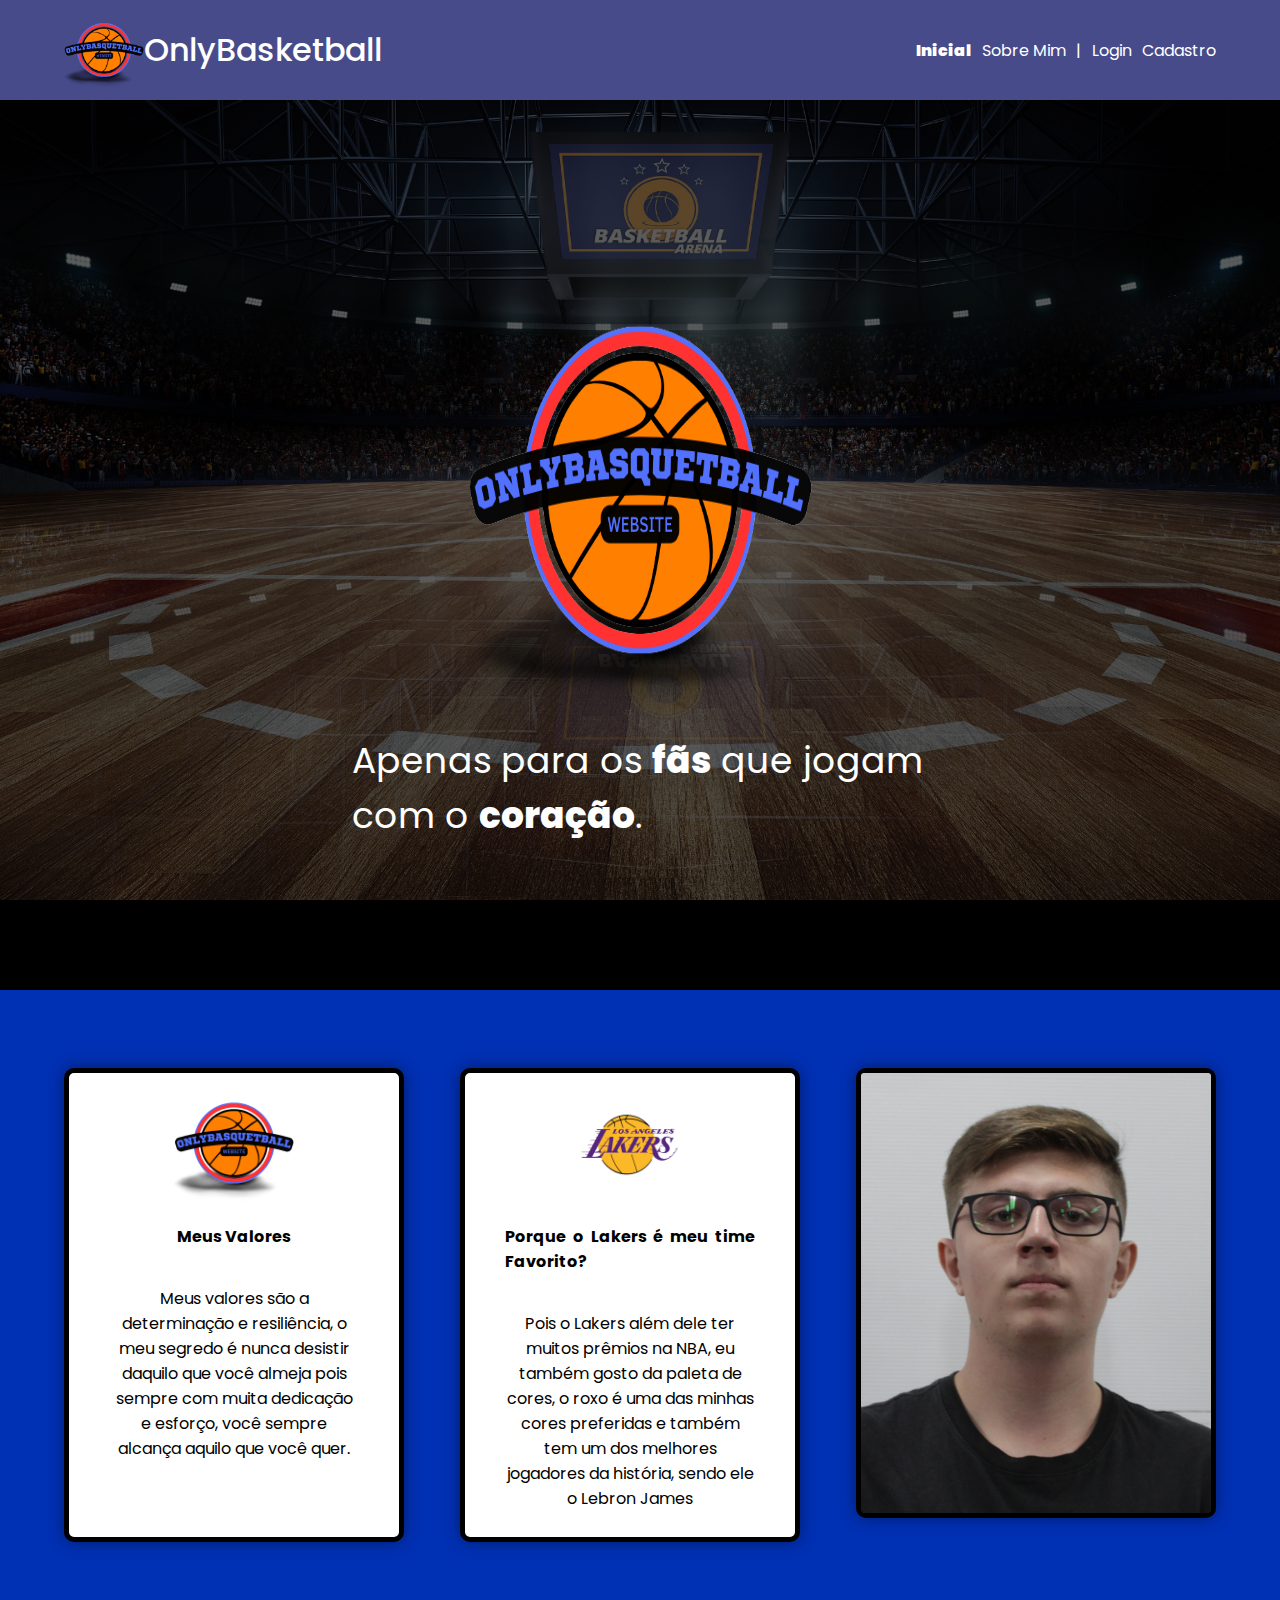
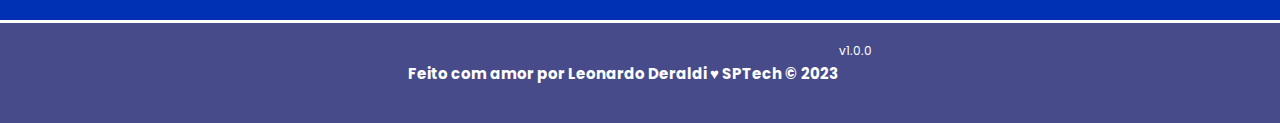
<file: public/index.html>
<!DOCTYPE html>
<html lang="en">

<head>
    <meta charset="UTF-8">
    <meta http-equiv="X-UA-Compatible" content="IE=edge">
    <meta name="viewport" content="width=device-width, initial-scale=1.0">

    <title>OnlyBasketball | Página Iniscial</title>

    <script src="./js/sessao.js"></script>

    <link rel="stylesheet" href="./css/estilo.css">
    <link rel="icon" href="./assets/imgs/logo-removebg-preview.png">
    <link rel="preconnect" href="https://fonts.gstatic.com">
</head>

<body>
    <div class="header">
      <div class="container">
        <h1 class="titulo"><img src="assets/imgs/logo-removebg-preview.png" alt="">OnlyBasketball</h1>
        <ul class="navbar">
          <li class="agora">
            <a href="#">Inicial</a>
          </li>
          <li>
            <a href="sobre mim.html">Sobre Mim</a>
          </li>
          <li>|</li>
          <li>
            <a href="login.html">Login</a>
          </li>
          <li>
            <a href="cadastro.html">Cadastro</a>
          </li>
        </ul>
      </div>
    </div>
  
    <div class="banner">
      <div class="container">
        <img src="assets/imgs/logo-removebg-preview.png" alt="">
        <p>Apenas para os <span>fãs</span> que jogam com o <span>coração</span>.</p>
      </div>
    </div>
  
    <div class="social">
      <div class="container">
        <div class="boxes">
          <div class="box">
            <img src="assets/imgs/logo-removebg-preview.png">
            <h4>Meus Valores</h4>
            <p>Meus valores são a determinação e resiliência, o meu segredo é nunca desistir daquilo que você almeja pois sempre com muita dedicação e esforço, você sempre alcança aquilo que você quer.</p>
          </div>
          <div class="box">
            <img src="assets/imgs/lakers.jpg">
            <h4>Porque o Lakers é meu time Favorito?</h4>
            <p>Pois o Lakers além dele ter muitos prêmios na NBA, eu também gosto da paleta de cores, o roxo é uma das minhas cores preferidas e também tem um dos melhores jogadores da história, sendo ele o Lebron James</p>
          </div>
          <div class="box_foto">
            <img src="assets/imgs/foto.png">
          </div>
        </div>
      </div>
    </div>
  
    <div class="footer">
      <div class="container">
        <h4>Feito com amor por Leonardo Deraldi &hearts; SPTech &copy; 2023</h4>
        <span class="version">v1.0.0</span>
      </div>
    </div>
  </body>

</html>
</file>
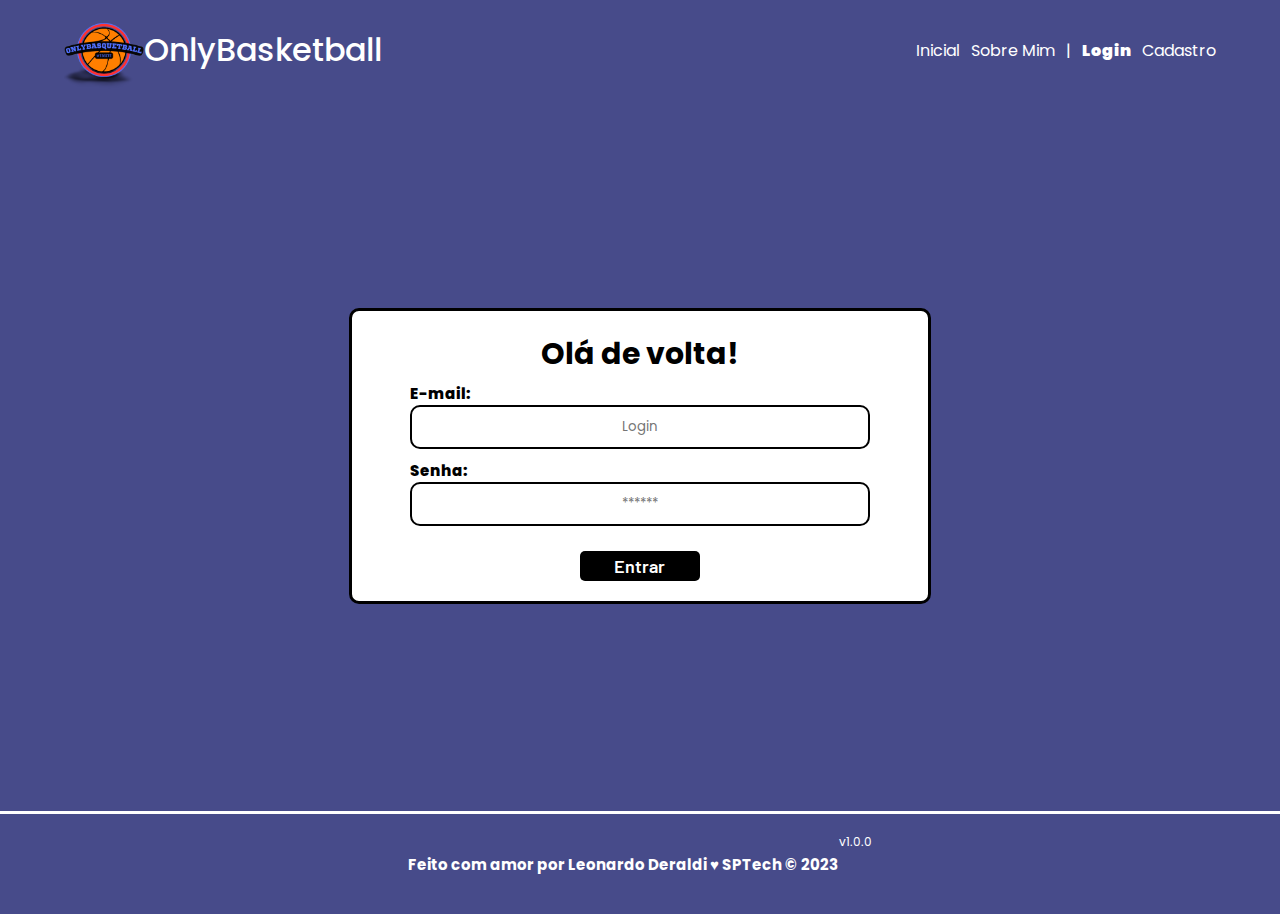
<file: public/login.html>
<!DOCTYPE html>
<html lang="pt-br">

<head>
    <meta charset="UTF-8">
    <meta http-equiv="X-UA-Compatible" content="IE=edge">
    <meta name="viewport" content="width=device-width, initial-scale=1.0">

    <title>OnlyBasketball | Login</title>

    <script src="./js/sessao.js"></script>

    <link rel="stylesheet" href="./css/estilo.css">
    <link rel="icon" href="./assets/imgs/logo-removebg-preview.png">
    <link rel="preconnect" href="https://fonts.gstatic.com">
</head>

<body>

    <!--Header-->

    <div class="header">
        <div class="container">
            <h1 class="titulo"><img src="assets/imgs/logo-removebg-preview.png" alt="">OnlyBasketball</h1>
            <ul class="navbar">
                <li>
                    <a href="index.html">Inicial</a>
                </li>
                <li>
                    <a href="sobre mim.html">Sobre Mim</a>
                </li>
                <li>|</li>
                <li class="agora">
                    <a href="#">Login</a>
                </li>
                <li>
                    <a href="cadastro.html">Cadastro</a>
                </li>
            </ul>
        </div>
    </div>


    <div class="login">
        <div class="alerta_erro">
            <div class="card_erro" id="cardErro">
                <span id="mensagem_erro"></span>
            </div>
        </div>
        <div class="container">
            <div class="card card-login">
                <h2>Olá de volta!</h2>
                <div class="formulario">
                    <div class="campo">
                        <span>E-mail:</span>
                        <input id="email_input" type="text" placeholder="Login">
                    </div>
                    <div class="campo">
                        <span>Senha:</span>
                        <input id="senha_input" type="password" placeholder="******">
                    </div>
                    <button class="botao" onclick="entrar()">Entrar</button>
                </div>

                <div id="div_aguardar" class="loading-div">
                    <img src="./assets/circle-loading.gif" id="loading-gif">
                </div>

                <div id="div_erros_login"></div>
            </div>
        </div>
    </div>

    <!--footer inicio-->
    <div class="footer">
        <div class="container">
            <h4>Feito com amor por Leonardo Deraldi &hearts; SPTech &copy; 2023</h4>
            <span class="version">v1.0.0</span>
        </div>
    </div>
    <!--footer fim-->

</body>

</html>

<script>


    function entrar() {
        aguardar();

        var emailVar = email_input.value;
        var senhaVar = senha_input.value;

        if (emailVar == "" || senhaVar == "") {
            cardErro.style.display = "block"
            mensagem_erro.innerHTML = "(Mensagem de erro para todos os campos em branco)";
            finalizarAguardar();
            return false;
        }
        else {
            setInterval(sumirMensagem, 5000)
        }

        console.log("FORM LOGIN: ", emailVar);
        console.log("FORM SENHA: ", senhaVar);

        fetch("/usuarios/autenticar", {
            method: "POST",
            headers: {
                "Content-Type": "application/json"
            },
            body: JSON.stringify({
                emailServer: emailVar,
                senhaServer: senhaVar
            })
        }).then(function (resposta) {
            console.log("ESTOU NO THEN DO entrar()!")

            if (resposta.ok) {
                console.log(resposta);

                resposta.json().then(json => {
                    console.log(json);
                    console.log(JSON.stringify(json));
                    sessionStorage.EMAIL_USUARIO = json.email;
                    sessionStorage.NOME_USUARIO = json.nome;
                    sessionStorage.ID_USUARIO = json.idUsuario;
                    sessionStorage.AQUARIOS = JSON.stringify(json.aquarios)

                    setTimeout(function () {
                        window.location = "./dashboard/inicio_dash.html";
                    }, 1000); // apenas para exibir o loading

                });

            } else {

                console.log("Houve um erro ao tentar realizar o login!");

                resposta.text().then(texto => {
                    console.error(texto);
                    finalizarAguardar(texto);
                });
            }

        }).catch(function (erro) {
            console.log(erro);
        })

        return false;
    }

    function sumirMensagem() {
        cardErro.style.display = "none"
    }

</script>
</file>
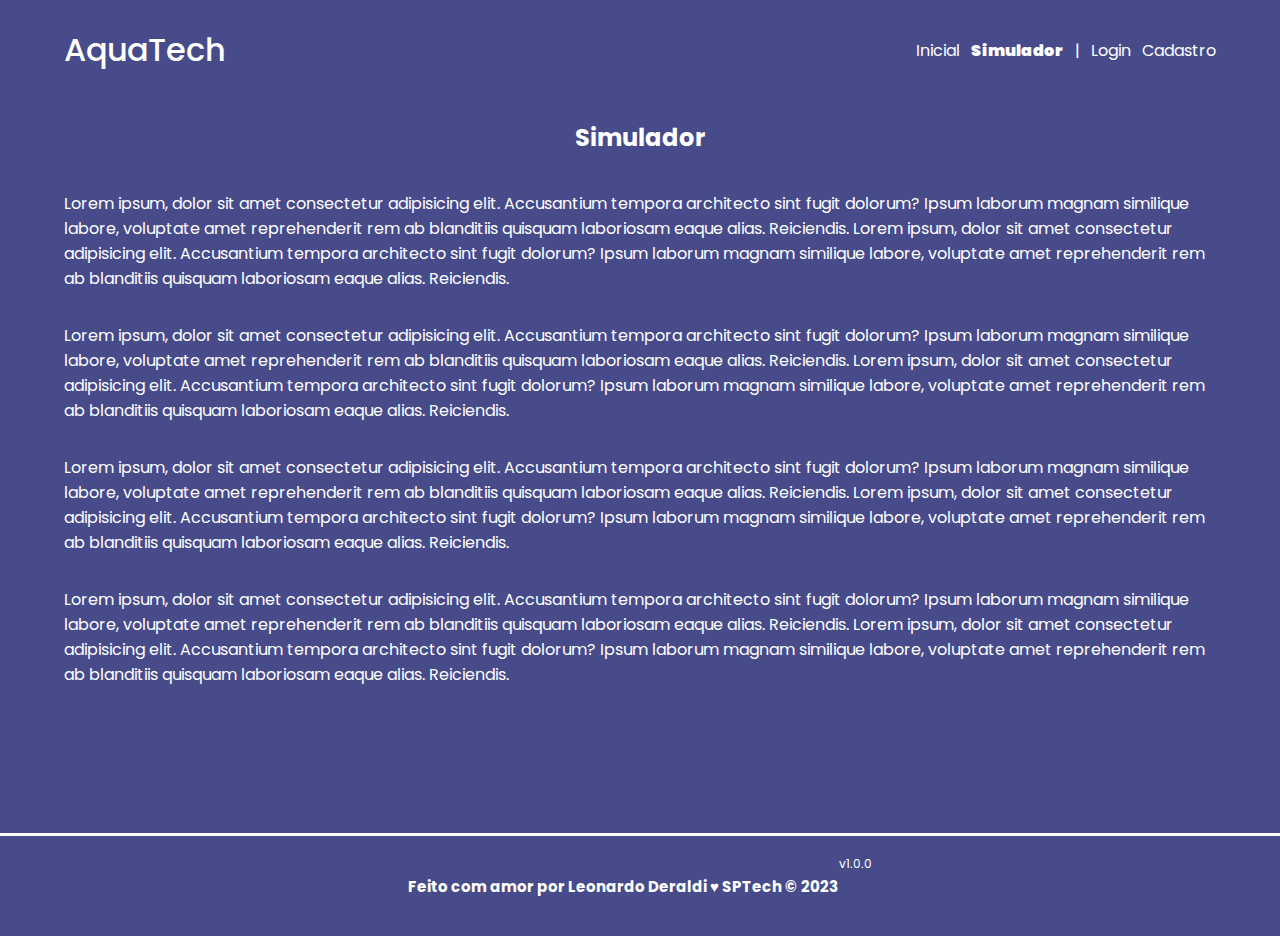
<file: public/simulador.html>
<!DOCTYPE html>
<html lang="pt-br">

<head>
    <meta charset="UTF-8">
    <meta http-equiv="X-UA-Compatible" content="IE=edge">
    <meta name="viewport" content="width=device-width, initial-scale=1.0">

    <title>AquaTech | Simulador</title>

    <script src="./js/sessao.js"></script>

    <link rel="stylesheet" href="./css/estilo.css">
    <link rel="icon" href="./assets/icon/favicon2.ico">
    <link rel="preconnect" href="https://fonts.gstatic.com">
</head>

<body>

    <!--header inicio-->
    <div class="header">
        <div class="container">
            <h1 class="titulo">AquaTech</h1>
            <ul class="navbar">
                <li>
                    <a href="./index.html">Inicial</a>
                </li>
                <li class="agora">Simulador</li>
                <li>|</li>
                <li>
                    <a href="./login.html">Login</a>
                </li>
                <li>
                    <a href="./login.html">Cadastro</a>
                </li>
            </ul>
        </div>
    </div>


    <!-- simulador inicio -->
    <div class="simulador">
        <div class="container">
            <h2>Simulador</h2>
            <p>Lorem ipsum, dolor sit amet consectetur adipisicing elit. Accusantium tempora architecto sint fugit
                dolorum? Ipsum laborum magnam similique labore, voluptate amet reprehenderit rem ab blanditiis quisquam
                laboriosam eaque alias. Reiciendis. Lorem ipsum, dolor sit amet consectetur adipisicing elit.
                Accusantium tempora architecto sint fugit dolorum? Ipsum laborum magnam similique labore, voluptate amet
                reprehenderit rem ab blanditiis quisquam laboriosam eaque alias. Reiciendis.</p>
            <p>Lorem ipsum, dolor sit amet consectetur adipisicing elit. Accusantium tempora architecto sint fugit
                dolorum? Ipsum laborum magnam similique labore, voluptate amet reprehenderit rem ab blanditiis quisquam
                laboriosam eaque alias. Reiciendis. Lorem ipsum, dolor sit amet consectetur adipisicing elit.
                Accusantium tempora architecto sint fugit dolorum? Ipsum laborum magnam similique labore, voluptate amet
                reprehenderit rem ab blanditiis quisquam laboriosam eaque alias. Reiciendis.</p>
            <p>Lorem ipsum, dolor sit amet consectetur adipisicing elit. Accusantium tempora architecto sint fugit
                dolorum? Ipsum laborum magnam similique labore, voluptate amet reprehenderit rem ab blanditiis quisquam
                laboriosam eaque alias. Reiciendis. Lorem ipsum, dolor sit amet consectetur adipisicing elit.
                Accusantium tempora architecto sint fugit dolorum? Ipsum laborum magnam similique labore, voluptate amet
                reprehenderit rem ab blanditiis quisquam laboriosam eaque alias. Reiciendis.</p>
            <p>Lorem ipsum, dolor sit amet consectetur adipisicing elit. Accusantium tempora architecto sint fugit
                dolorum? Ipsum laborum magnam similique labore, voluptate amet reprehenderit rem ab blanditiis quisquam
                laboriosam eaque alias. Reiciendis. Lorem ipsum, dolor sit amet consectetur adipisicing elit.
                Accusantium tempora architecto sint fugit dolorum? Ipsum laborum magnam similique labore, voluptate amet
                reprehenderit rem ab blanditiis quisquam laboriosam eaque alias. Reiciendis.</p>

        </div>
    </div>
    <!-- simulador fim -->

    <!--footer inicio-->
    <div class="footer">
        <div class="container">
            <h4>Feito com amor por Leonardo Deraldi &hearts; SPTech &copy; 2023</h4>
            <span class="version">v1.0.0</span>
        </div>
    </div>
    <!--footer fim-->


</body>

</html>
</file>
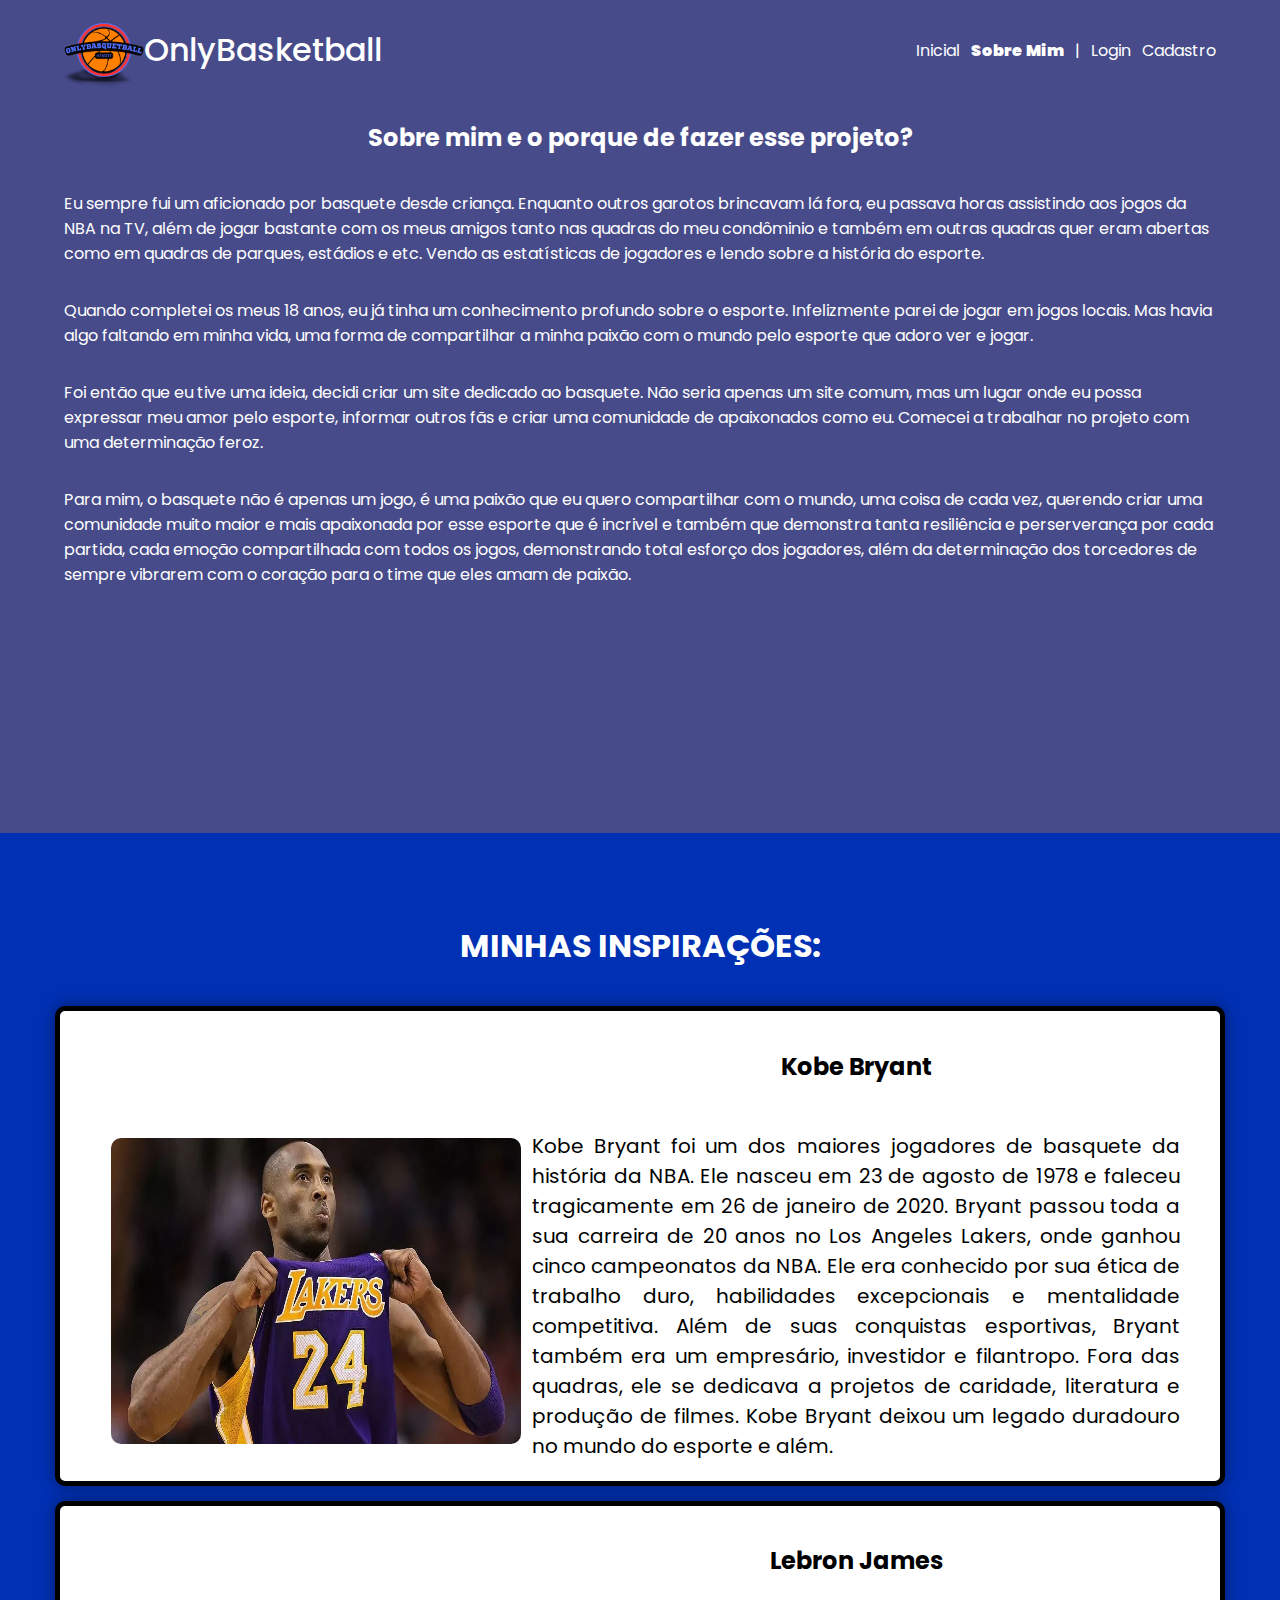
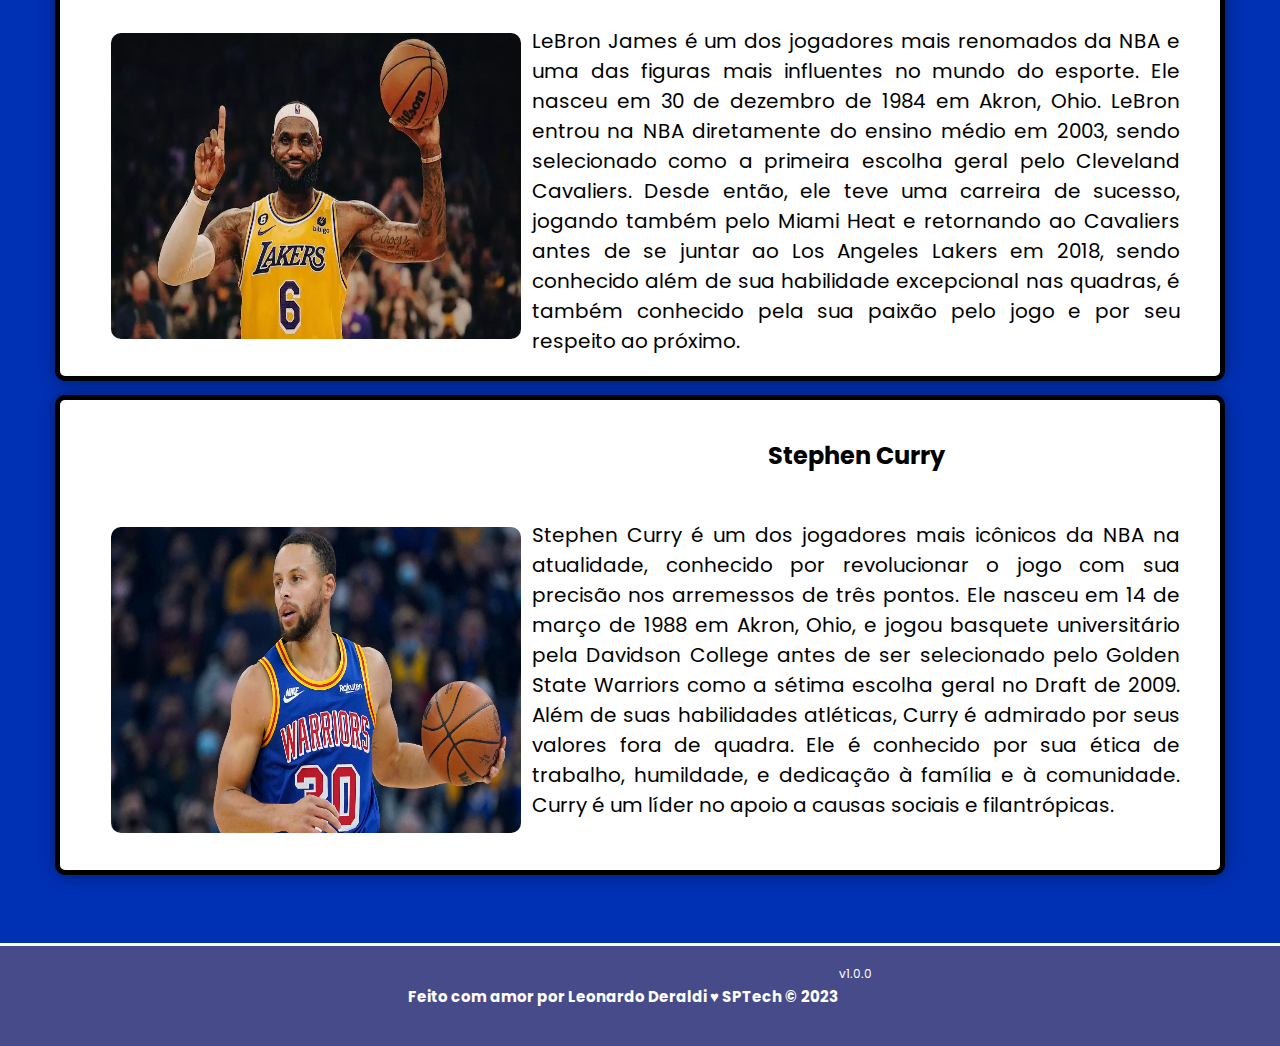
<file: public/sobre mim.html>
<!DOCTYPE html>
<html lang="pt-br">

<head>
    <meta charset="UTF-8">
    <meta http-equiv="X-UA-Compatible" content="IE=edge">
    <meta name="viewport" content="width=device-width, initial-scale=1.0">

    <title>OnlyBasketball | Sobre mim</title>

    <script src="./js/sessao.js"></script>

    <link rel="stylesheet" href="./css/estilo.css">
    <link rel="icon" href="./assets/imgs/logo-removebg-preview.png">
    <link rel="preconnect" href="https://fonts.gstatic.com">
</head>

<body>

    <!--header inicio-->
    <div class="header">
        <div class="container">
            <h1 class="titulo"><img src="assets/imgs/logo-removebg-preview.png" alt="">OnlyBasketball</h1>
            <ul class="navbar">
                <li>
                    <a href="./index.html">Inicial</a>
                </li>
                <li class="agora">Sobre Mim</li>
                <li>|</li>
                <li>
                    <a href="./login.html">Login</a>
                </li>
                <li>
                    <a href="./login.html">Cadastro</a>
                </li>
            </ul>
        </div>
    </div>


    <!-- simulador inicio -->
    <div class="simulador">
        <div class="container">
            <h2>Sobre mim e o porque de fazer esse projeto?</h2>
            <p>Eu sempre fui um aficionado por basquete desde criança. Enquanto outros garotos brincavam lá fora, eu passava horas assistindo aos jogos da NBA na TV, além de 
                jogar bastante com os meus amigos tanto nas quadras do meu condôminio e também em outras quadras quer eram abertas como em quadras de parques, estádios e etc. Vendo as 
                estatísticas de jogadores e lendo sobre a história do esporte.</p>
            <p>Quando completei os meus 18 anos, eu já tinha um conhecimento profundo sobre o esporte. Infelizmente parei de jogar em jogos locais. Mas havia algo faltando em minha vida, uma forma de compartilhar a minha paixão com o mundo pelo esporte que adoro ver e jogar.</p>
            <p>Foi então que eu tive uma ideia, decidi criar um site dedicado ao basquete. Não seria apenas um site comum, mas um lugar onde eu possa expressar meu amor 
                pelo esporte, informar outros fãs e criar uma comunidade de apaixonados como eu. Comecei a trabalhar no projeto com uma determinação feroz.</p>
            <p>Para mim, o basquete não é apenas um jogo, é uma paixão que eu quero compartilhar com o mundo, uma coisa de cada vez, querendo criar uma comunidade muito maior e mais
               apaixonada por esse esporte que é incrivel e também que demonstra tanta resiliência e perserverança por cada partida, cada emoção compartilhada com todos os jogos,
               demonstrando total esforço dos jogadores, além da determinação dos torcedores de sempre vibrarem com o coração para o time que eles amam de paixão.</p>
        </div>
    </div>
    <div class="social_sobre">
        <div class="container_sobre">
          <div class="boxes_sobre">
            <h1>MINHAS INSPIRAÇÕES:</h1>
            <div class="box_sobre">
                <div class="titulo_sobre">
                    <div class="space1">
                    </div>
                    <div class="space2">
                        <h2>Kobe Bryant</h2>
                    </div>
                </div>
                <div class="content_sobre">
                    <div class="img_sobre">
                        <img src="./assets/imgs/kobe.jpeg" alt="">
                    </div>
                    <div class="texto_sobre">
                        <p>Kobe Bryant foi um dos maiores jogadores de basquete da história da NBA. Ele nasceu em 23 de agosto de 1978 e faleceu tragicamente em 26 de janeiro de 2020. Bryant passou toda a sua carreira de 20 anos no Los Angeles Lakers, onde ganhou cinco campeonatos da NBA. Ele era conhecido por sua ética de trabalho duro, habilidades excepcionais e mentalidade competitiva. Além de suas conquistas esportivas, Bryant também era um empresário, investidor e filantropo. Fora das quadras, ele se dedicava a projetos de caridade, literatura e produção de filmes. Kobe Bryant deixou um legado duradouro no mundo do esporte e além.</p>
                    </div>
                </div>
            </div>
            <div class="box_sobre">
                <div class="titulo_sobre">
                    <div class="space1">
                    </div>
                    <div class="space2">
                        <h2>Lebron James</h2>
                    </div>
                </div>
                <div class="content_sobre">
                    <div class="img_sobre">
                        <img src="./assets/imgs/lebron.jpeg" alt="">
                    </div>
                    <div class="texto_sobre">
                        <p>
                            LeBron James é um dos jogadores mais renomados da NBA e uma das figuras mais influentes no mundo do esporte. Ele nasceu em 30 de dezembro de 1984 em Akron, Ohio. LeBron entrou na NBA diretamente do ensino médio em 2003, sendo selecionado como a primeira escolha geral pelo Cleveland Cavaliers. Desde então, ele teve uma carreira de sucesso, jogando também pelo Miami Heat e retornando ao Cavaliers antes de se juntar ao Los Angeles Lakers em 2018, sendo conhecido além de sua habilidade excepcional nas quadras, é também conhecido pela sua paixão pelo jogo e por seu respeito ao próximo.</p>
                    </div>
                </div>
            </div>
            <div class="box_sobre">
                <div class="titulo_sobre">
                    <div class="space1">
                    </div>
                    <div class="space2">
                        <h2>Stephen Curry</h2>
                    </div>
                </div>
                <div class="content_sobre">
                    <div class="img_sobre">
                        <img src="./assets/imgs/curry.jpeg" alt="">
                    </div>
                    <div class="texto_sobre">
                        <p>
                            Stephen Curry é um dos jogadores mais icônicos da NBA na atualidade, conhecido por revolucionar o jogo com sua precisão nos arremessos de três pontos. Ele nasceu em 14 de março de 1988 em Akron, Ohio, e jogou basquete universitário pela Davidson College antes de ser selecionado pelo Golden State Warriors como a sétima escolha geral no Draft de 2009. Além de suas habilidades atléticas, Curry é admirado por seus valores fora de quadra. Ele é conhecido por sua ética de trabalho, humildade, e dedicação à família e à comunidade. Curry é um líder no apoio a causas sociais e filantrópicas.</p>
                    </div>
                </div>
            </div>
          </div>
        </div>
      </div>
    <div class="footer">
        <div class="container">
            <h4>Feito com amor por Leonardo Deraldi &hearts; SPTech &copy; 2023</h4>
            <span class="version">v1.0.0</span>
        </div>
    </div>
    <!--footer fim-->


</body>

</html>
</file>
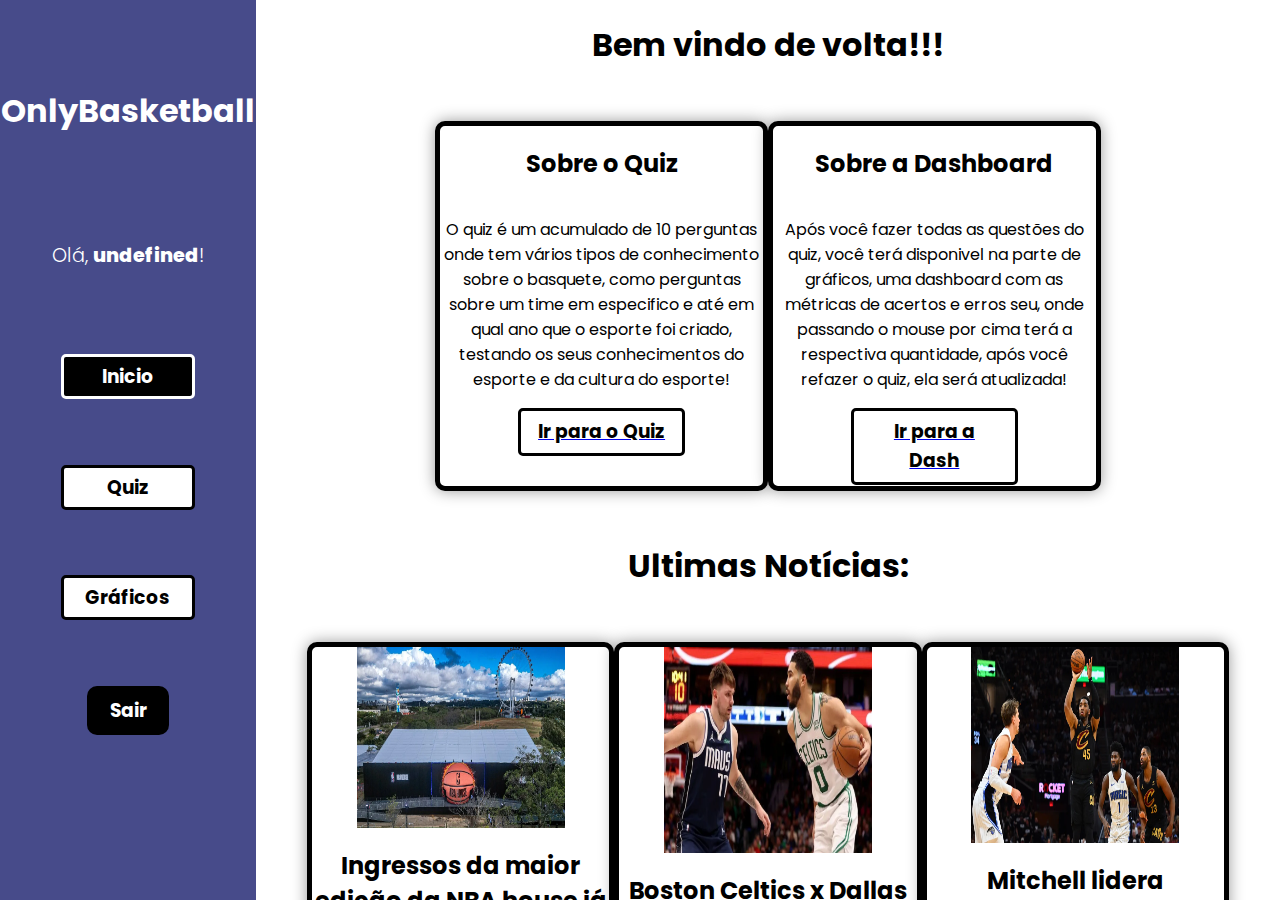
<file: public/dashboard/inicio_dash.html>
<!DOCTYPE html>
<html lang="pt-br">

<head>
    <link rel="shortcut icon" href="../assets/imgs/logo-removebg-preview.png" type="image/x-icon">
    <meta charset="UTF-8">
    <meta http-equiv="X-UA-Compatible" content="IE=edge">
    <meta name="viewport" content="width=device-width, initial-scale=1.0">
    <title>Quiz</title>

    <link rel="stylesheet" href="./../css/dashboards.css">
    <link rel="stylesheet" href="./../css/estilo.css" />

    <script src="../js/sessao.js"></script>
    <!-- <script src="../js/alerta.js"></script> -->

    <link rel="preconnect" href="https://fonts.gstatic.com">
    <link href="https://fonts.googleapis.com/css2?family=Exo+2:ital,wght@0,100;0,200;0,300;0,400;0,500;0,600;0,700;0,800;0,900;1,100;1,200;1,300;1,400;1,500;1,600;1,70
        0;1,800;1,900&display=swap" rel="stylesheet">

    <!-- <script src="https://cdn.jsdelivr.net/npm/chart.js"></script>
    <script src="https://kit.fontawesome.com/9f7414eb10.js" crossorigin="anonymous"></script> -->
</head>

<body>

    <div class="janela">

        <div class="header-left dash-header">

            <h1>OnlyBasketball</h1>

            <div class="hello">
                <h3>Olá, <span id="b_usuario">usuário</span>!</h3>
            </div>

            <div class="btn-nav">
                <h3>Inicio</h3>
            </div>

            <div class="btn-nav-white">
                <a href="./cards.html">
                <h3>Quiz</h3>
            </a>
            </div>

            <div class="btn-nav-white">
                <a href="./dashboard.html">
                    <h3>Gráficos</h3>
                </a>
            </div>

            <div class="btn-logout" onclick="limparSessao()">
                <h3>Sair</h3>
            </div>
        </div>
        
        <div class="dash_inicio">
            <div class="container_inicio">
                <h1>Bem vindo de volta!!!</h1>
                <div class="boxes_inicio">
                  <div class="box_inicio">
                    <h2>Sobre o Quiz</h2>
                    <p>O quiz é um acumulado de 10 perguntas onde tem vários tipos de conhecimento sobre o basquete, como perguntas sobre um time em especifico e até em qual ano que o esporte foi criado, testando os seus conhecimentos do esporte e da cultura do esporte!</p>
                <div class="btn-nav-white">
                <a href="./cards.html">
                <h3>Ir para o Quiz</h3>
            </a>
            </div>
                  </div>
                  <div class="box_inicio">

                    <h2>Sobre a Dashboard</h2>
                    <p>Após você fazer todas as questões do quiz, você terá disponivel na parte de gráficos, uma dashboard com as métricas de acertos e erros seu, onde passando o mouse por cima terá a respectiva quantidade, após você refazer o quiz, ela será atualizada!
                    </p>
                    <div class="btn-nav-white">
                        <a href="./dashboard.html">
                        <h3>Ir para a Dash</h3>
                    </a>
                  </div>
                </div>
            </div>
            <h1>Ultimas Notícias:</h1>
            <div class="boxes_inicio2">
                <div class="box_inicio2">
                    <img src="../assets/imgs/nba-house.webp" alt="">
                  <h2>Ingressos da maior edição da NBA house já disponiveis!</h2>
                  <p>Começou nesta quinta-feira (6), a sexta e maior edição da NBA House, evento realizado no Parque Estadual Villa-Lobos que vai reunir fãs de basquete para acompanhar as finais da liga entre Boston Celtics e Dallas Mavericks para uma final empolgante e emocionante para os fãs.</p>
              <div class="btn-nav-white">
              <a href="https://www.cnnbrasil.com.br/esportes/basquete/nba-house-saiba-data-horarios-e-como-comprar-ingressos-da-maior-edicao-do-evento/">
              <h3>Saiba Mais!</h3>
          </a>
          </div>
                </div>
                <div class="box_inicio2">
                    <img src="../assets/imgs/finais.webp" alt="">
                  <h2>Boston Celtics x Dallas Mavericks na final da NBA!</h2>
                  <p>Após 82 jogos da fase regular e três eliminatórias, Boston Celtics e Dallas Mavericks começam a disputar as finais da NBA nesta quinta-feira (6), às 21h30, no TD Garden, em Boston, no estado de Massachusetts, nos Estados Unidos. Band, ESP e Star+ transmitem a partida.
                  </p>
                  <div class="btn-nav-white">
                      <a href="https://www.cnnbrasil.com.br/esportes/basquete/boston-celtics-x-dallas-mavericks-horario-e-onde-assistir-a-final-da-nba/">
                      <h3>Saiba Mais!</h3>
                  </a>
                </div>
              </div>
              <div class="box_inicio2">
                <img src="../assets/imgs/cavaliers].webp" alt="">
                <h2>Mitchell lidera Cavaliers em 1ª vitória nos playoffs sem LeBron em 31 anos</h2>
                <p>O Cleveland Cavaliers se recuperou de uma desvantagem de 18 pontos no primeiro tempo para vencer o Orlando Magic por 106 a 94 em um emocionante jogo 7 e garantir uma vaga na segunda rodada dos playoffs da NBA.
                </p>
                <div class="btn-nav-white">
                    <a href="https://www.cnnbrasil.com.br/esportes/basquete/mitchell-lidera-cavaliers-em-1a-vitoria-nos-playoffs-sem-lebron-em-31-anos/">
                    <h3>Saiba Mais!</h3>
                </a>
              </div>
            </div>
          </div>
        </div>

        <script>
            b_usuario.innerHTML = sessionStorage.NOME_USUARIO;
        </script>
</file>
<file: public/css/estilo.css>
@import url('https://fonts.googleapis.com/css2?family=Barlow:ital,wght@0,100;0,200;0,300;0,400;0,500;0,600;0,700;0,800;0,900;1,100;1,200;1,300;1,400;1,500;1,600;1,700;1,800;1,900&display=swap');
@import url('https://fonts.googleapis.com/css2?family=Poppins:wght@300;400;500;600;700&display=swap');
*{font-family: 'Poppins', sans-serif;}

body {
  margin: 0;
  padding: 0;
  font-family: 'Poppins', sans-serif;
  background-color: black;

}

:root {
  --tamanho-header: 100px;
  --tamanho-banner: calc(100vh - var(--tamanho-header) - var(--tamanho-footer) - 2px);
  --tamanho-simulador: calc(100vh - var(--tamanho-header) - var(--tamanho-footer) - 2px);
  --tamanho-login: calc(100vh - var(-s-tamanho-header) - var(--tamanho-footer) - 2px);
  --tamanho-footer: 65px;
}

.container {
  display: flex;
  width: 90%;
  margin: auto;
}

.header {
  height: var(--tamanho-header);
  background-color: #474b8a; 
}

.header .container {
  justify-content: space-between;
  align-items: center;
  height: 100%;
  border-bottom: 3px solid black;
}

.header a {
  text-decoration: none;
  color: #ffffff;
}

.agora {
  font-weight: 1000;
}

.navbar {
  width: 300px;
  display: flex;
  align-items: center;
  justify-content: space-between;
  list-style: none;
  color: #ffffff;
}

.titulo {
  color: #ffffff;
  width: 20%;
  font-weight: 500;
  display: flex;
  justify-content: space-between;
  align-items: center;
}

.header h1 {
  margin: 0;
}

.banner {
  padding: 40px 0;
  color: rgb(255, 255, 255);
  height: 90vh;
  background-image: url('../assets/imgs/teste.png');
  background-attachment: fixed;
  background-position: center;
  background-repeat: no-repeat;
  background-size: cover;
  flex-direction: column;
}

.banner .container {
  justify-content: center;
  align-items: center;
  height: 100%;
  flex-direction: column;
}

.banner .container img{
  width: 30%;
  height: 60%;
}

.banner .container p {
  width: 50%;
  margin: 0;
  padding: 0;
  font-size: 36px;
}

.banner .container span {
  font-weight: 800;
}

.container img{
  width: 80px;
  height: 80px;
  margin: 0;
}

.box {
  background-color: white;
  width: 250px;
  text-align: center;
  border: 5px solid black;
  padding: 10px 40px;
  border-radius: 10px;
  font-size: 16px;
  box-shadow: 0px 0px 15px rgba(0, 0, 0, 0.403);
  text-align: justify;
}

.box p{
  text-align: justify;
}

.social {
  background-color: #0030B3;
  display: flex;
  height: 70vh;
}

.social .container {
  justify-content: center;
  align-items: center;
  display: flex;
}

.box_foto{
  background-color: white;
  text-align: center center;
  border: 5px solid black;
  border-radius: 10px;
  box-shadow: 0px 0px 15px rgba(0, 0, 0, 0.403);
  width: 350px;
  height: 440px;
}

.box_foto img{
  border-radius: 3px;
  width: 350px;
  height: 440px;
}

.box img {
  width: 120px;
  height: 120px;
}

.social .container .boxes {
  display: flex;
  justify-content: space-between;
  width: 100%;
  padding: 30px 0;
}

.social p {
  text-align: center;
}

.box {
  display: flex;
  flex-direction: column;
  align-items: center;
}

/* FOOTER */

.footer {
  background-color: #474b8a;
  height: 100px;
  color: #fff;
  display: flex;
  font-size: 15px;
  border-top: 3px solid rgb(255, 255, 255);
  
}

.footer .container {
  justify-content: center;
  text-align: center;
}

.footer .container .version {
  font-size: 12px;
}

.boxes_sobre h1{
  color: white;
}

.container_sobre {
  display: flex;
  width: 90%;
  margin: auto;
  justify-content: space-between;
}

.titulo_sobre{
  width: 100%;
  height: 20%;
  display: flex;
}

.box_sobre {
  background-color: white;
  width: 120vh;
  height: 50vh;
  border: 5px solid black;
  padding: 10px 40px;
  border-radius: 10px;
  font-size: 16px;
  box-shadow: 0px 0px 15px rgba(0, 0, 0, 0.403);
  text-align: justify;
  justify-content: space-between;
}

.social_sobre {
  background-color: #0030B3;
  display: flex;
  height: 190vh;
  justify-content: space-between;
}

.social_sobre .container_sobre {
  justify-content: space-between;
  align-items: center;
  display: flex;
}

.social_sobre .container_sobre .boxes_sobre {
  display: flex;
  width: 100%;
  height: 175vh;
  padding: 30px 0;
  flex-direction: column;
  justify-content: space-between;
  align-items: center;
}

.social_sobre p {
  text-align: justify;
}

.box_sobre {
  display: flex;
  flex-direction: column;
  align-items: center;
}

.content_sobre{
  width: 100%;
  height: 80%;
  display: flex;
}

.img_sobre{
  width: 40%;
  height: 100%;
  display: flex;
  justify-content: center;
  align-items: center;
}

.img_sobre img{
  width: 95%;
  height: 85%;
  border-radius: 10px;
}

.texto_sobre{
  width: 60%;
  height: 100%;
}

.texto_sobre p{
  font-size: 20px;
}

.space1{
  width: 40%;
  height: 100%;
}

.space2{
  width: 60%;
  height: 100%;
  display: flex;
  justify-content: center;
  align-items: center;
}


/* LOGIN */

.login {
  height: var(--tamanho-login);
  background-color: #474b8a;
  background-size: cover;
}

.login .container {
  justify-content: center;
  align-items: center;
  height: 79vh;
}

.card {
  width: 50%;
  background-color: #ffffff;
  border-radius: 10px;
  border: solid black;
  display: flex;
  align-items: center;
  justify-content: space-evenly;
  color: rgb(0, 0, 0);
  flex-direction: column;
  height: fit-content;
  padding: 20px 0;
}

.card h2 {
  margin: 0;
  font-size: 30px;
}

.formulario {
  display: flex;
  height: 90%;
  width: 80%;
  justify-content: space-around;
  flex-direction: column;
}

.formulario span {
  font-size: 15px;
  font-weight: 800;
}

.formulario input {
  border: 2px solid #000000;
  text-align: center;
  border-radius: 10px;
  margin: 0;
}

.formulario select {
  border: 2px solid #000000;
  background-color: white;
  color: gray;
  height: 36px;
  text-align: center;
  border-radius: 10px;
  margin: 0;
}

.campo {
  display: flex;
  flex-direction: column;
  justify-content: start;
  padding: 5px 0;
}

.botao {
  cursor: pointer;
  font-family: "Barlow", sans-serif;
  border: 0;
  border-radius: 5px;
  font-weight: 600;
  font-size: 18px;
  color: #fff;
  background-color: #000000;
  width: 120px;
  height: 30px;
  align-self: center;
  margin-top: 20px;
}

.loading-div {
  width: 50px;
  display: none;
}

.loading-div img {
  height: 50px;
  width: 50px;
}

#div_erros_login {
  display: none
}

/* FORMULARIO */

.alerta_erro{
  display: flex;
  justify-content: flex-end;
}

.card_erro {
  display: none;
  background-color: #fff;
  color: black;
  width: 230px;
  position: fixed;
  border-radius: 4px;
  border: black 3px solid;
  padding: 10px;
  margin-right: 10%;
}

.card_erro #mensagem_erro{
  font-weight: 500;
  font-size: 20px;
}

.formulario .tipo_campo {
  font-size: 20px;
  font-weight: 600 !important;
}

.formulario {
  display: flex;
  flex-direction: column;
}

input {
  margin-bottom: 10px;
  border: 2px solid #32b9cd;
  padding: 10px;
  text-align: center;
  border-radius: 10px;
}

.btn {
  font-family: "Barlow", sans-serif;
  border: 0;
  border-radius: 5px;
  font-weight: 600;
  font-size: 18px;
  padding: 10px 15px;
  color: white;
  background-color: #e6005a;
  width: 120px;
  align-self: center;
  margin-top: 5px;
}

.loading-div {
  width: 50px;
  margin: auto;
  display: none;
}

.loading-div img {
  height: 50px;
  width: 50px;
}

/* SIMULADOR */

.simulador {
  color: white;
  background-color: #474b8a; 
}

.simulador .container {
  flex-direction: column;
  height: var(--tamanho-simulador);
}

.simulador p{
  font-size: 50;
}

/* ALERTA */

#alerta {
  position: absolute;
  right: 0;
  bottom: 0;
}

.mensagem-alarme {
  background-color: white;
  border-radius: 5px;
  width: 300px;
  height: 80px;
  margin: 10px;
  padding: 10px 0;
  display: flex;
  justify-content: space-evenly;
  align-items: center;
}

.mensagem-alarme h3 {
  font-size: 14px;
  margin: 0;
}

.mensagem-alarme .informacao {
  width: 66%;
}

.alarme-sino {
  width: 48px;
  height: 48px;
  animation-name: bell;
  animation-duration: 4s;
  background-image: url('https://cdn-icons-png.flaticon.com/512/1157/1157000.png');
  background-size: cover;
  animation-iteration-count: infinite;
}

@keyframes bell {
  0%   {transform: rotate(25deg)}
  25%  {transform: rotate(-25deg)}
  50%  {transform: rotate(25deg)}
  75%  {transform: rotate(-25deg)}
  100% {transform: rotate(25deg)}
}

.simulador h2{
  align-items: center;
  display: flex;
  justify-content: center;
}

.erro{
  color: red;
  font-size: 14px;
  align-items: center;
  justify-content: center;
  display: flex;
}
</file>
<file: public/css/dashboards.css>
/* pagina mural */

@import url('https://fonts.googleapis.com/css2?family=Barlow:ital,wght@0,100;0,200;0,300;0,400;0,500;0,600;0,700;0,800;0,900;1,100;1,200;1,300;1,400;1,500;1,600;1,700;1,800;1,900&display=swap');

body {
  margin: 0;
  padding: 0;
  font-family: 'Barlow', 'Segoe UI', 'Segoe UI', Tahoma, Geneva, Verdana, sans-serif;
}

.label-captura {
  display: flex;
  justify-content: center;
}

.dash-right .avisos {
  width: 100%;
  color: rgb(216, 216, 216);
  font-family: 'Barlow', 'Segoe UI', 'Segoe UI', Tahoma, Geneva, Verdana, sans-serif;
}

.dash-right .avisos .container {
  display: flex;
  flex-direction: column;
  align-items: center;
}

.dash-right .avisos .container .div-form {
  width: 95%;
}

.dash-right .avisos .container .div-form #form_postagem {
  width: 95%;
}

.dash-right .avisos .div-form label {
  width: 95%;
}

.dash-right .avisos .div-form input {
  width: 95%;
  border-radius: 5px;
}

.dash-right .avisos .div-form textarea {
  width: 95%;
  border: 3px solid #e6005a;
  background-color: white;
  border-radius: 5px;
}

.dash-right .avisos .div-form button {
  cursor: pointer;
  font-family: 'Barlow', 'Segoe UI', 'Segoe UI', Tahoma, Geneva, Verdana, sans-serif;
  border: 0;
  border-radius: 5px;
  font-weight: 600;
  font-size: 18px;
  padding: 10px 15px;
  color: white;
  background-color: #e6005a;
  width: 120px;
}

.publicacao-btn-editar {
  cursor: pointer;
  font-family: 'Barlow', 'Segoe UI', 'Segoe UI', Tahoma, Geneva, Verdana, sans-serif;
  border: 0;
  border-radius: 5px;
  font-weight: 600;
  font-size: 14px;
  padding: 5px 8px;
  color: white;
  background-color: #e6005a;
  width: 80px;
}

.publicacao {
  display: flex;
  flex-wrap: wrap;
  align-content: stretch;
  flex-direction: column;
  justify-content: center;
  align-items: stretch;
  border-bottom: 3px solid #e6005a;
  padding: 20px;
}

.publicacao>*:not(:last-child) {
  padding: 0 0 10px 0;
}

.div-results {
  width: 100%;
}

.div-results .feed-container {
  background-color: #212124;
  border-radius: 5px;
  margin-bottom: 80px;
}

.div-buttons {
  display: flex;
  justify-content: flex-end;
}

.div-buttons>* {
  margin-left: 30px;
}

/* pagina graficos */

.graficos{
  width: 100%;
  height: 100%;
}

.dash-header {
  background-color: #212124;
}

.dash {
  width: 80%;
  position: absolute;
  top: 0;
  left: 20%;
  background-color: #161618;
  height: 100vh;
  overflow: auto;
  background-color: white;
  align-items: center;
  justify-content: center;
display: flex;
}


.area-parametros-alerta {
  /* border: 2px solid pink; */
  display: flex;
  flex-direction: column;
  width: 70%;
  margin: auto;
  margin-top: 10px;
  background-color: #212124;
}

.area-parametros-alerta .titulo-legenda {
  color: white;
  font-weight: 600;
  width: fit-content;
  margin: 10px 20px;
}

.parametros-alerta {
  display: flex;
  width: 100%;
}

.item-regua {
  width: 20%;
  text-align: center;
  height: 80px;
  display: flex;
  flex-direction: column;
  justify-content: center;
  align-self: center;
}

.item-regua p {
  margin: 0;
  font-weight: 500;
}

.item-regua p:nth-child(2) {
  font-weight: 800;
}

.perigo-frio {
  background-color: #5c6bc0;
}

.perigo-quente {
  background-color: #ff7043;
}

.alerta-frio {
  background-color: #42a5f5;
}

.alerta-quente {
  background-color: #ffee58;
}

.ideal {
  background-color: #9ccc65;
}

.cards {
  display: flex;
  flex-wrap: wrap;
  justify-content: center;
  height: 450px;
  width: 100%;
  align-items: center;
  color: white;
}

.card-aquario {
  margin: 2%;
  min-width: 40%;
  max-width: 50%;
  width: fit-content;
  flex-wrap: wrap;
  display: flex;
  /* text-align: center; */
  height: 180px;
  /* justify-content: right; */
  background-color: #212124;
  font-size: 20px;
}

.card-aquario h1 {
  width: fit-content;
}

.card-aquario p {
  margin: 0;
  font-size: 50px;
  font-weight: lighter;
  text-align: left;
}

.desc-aquario {
  display: flex;
  flex-direction: row;
  align-items: center;
  width: 100%;
}

.desc-aquario .cor-alerta {
  width: 30px;
}

.title-aquario {
  width: 100%;
}


.cards h1 {
  font-size: 22px;
  border-bottom: solid white 1px;
  text-align: left;
  font-weight: lighter;
  margin: 20px;
}

.temperatura,
.umidade {
  margin: 5px;
  margin-left: 20px;
  width: 75%;
}

.cor-alerta {
  width: 13%;
  height: 30%;
  border-radius: 50%;
  display: inline-block;
}

.btns-dash {
  display: flex;
  align-items: center;
  justify-content: center;
  margin-top: 30px;
  flex-wrap: wrap;
  padding: 0 30% 0 30%;
}

.graph {
  width: 90%;
  height: 70%;
  margin: auto;
  padding-top: 10px;
}

.tituloGraficos {
  color: rgb(216, 216, 216);
  display: flex;
  justify-content: center;
}

#grafico{
  width: 100vh;
  height: 100vh;
}

.btn-chart {
  font-family: 'Barlow', 'Segoe UI', 'Segoe UI', Tahoma, Geneva, Verdana, sans-serif;
  border: 0;
  font-weight: 600;
  font-size: 18px;
  padding: 10px 15px;
  color: #e6005a;
  background-color: white;
  margin: 5px;
  border-radius: 3px;
  cursor: pointer
}

.btn-pink {
  color: white;
  background-color: #e6005a;
}

.btn-white {
  color: #e6005a;
  background-color: white;

}

.label-captura {
  height: 80px;
}

.display-none {
  display: none;
}

.display-flex {
  display: flex;
}

.display-block {
  display: block;
}

canvas {
  width: 100% !important;
  height: 100% !important;
}

/* PAGINA DOS GRÁFICOS 2023 */

.janela {
  display: flex;
  /* width: 100vw; */
}

.header-left a {
  text-decoration: none;
  color: white;
}

.header-left {
  position: fixed;
  top: 0;
  left: 0;
  z-index: 999;
  height: 100vh;
  width: 20%;
  display: flex;
  flex-direction: column;
  justify-content: space-evenly;
  align-items: center;
  border-right: 3px solid white;
  background-color: #474b8a; 
}

.dash-right {
  display: flex;
  width: 70%;
  height: fit-content;
  background-color: #161618;
  position: relative;
  top: 0;
  left: 25%;
  height: 100vh;
  overflow: auto;
}

.header-left h1 {
  color: white;
}

.hello {
  width: 100%;
  display: flex;
  justify-content: center;
}

.hello h3 {
  color: #ffffff;
  font-weight: 300;
  font-size: 1.2rem;
}

.hello h3 span {
  font-weight: 800;
  color: white;
}

.btn-nav {
  width: 40%;
  color: white;
  background-color: #000000;
  border: 3px solid #ffffff;
  border-radius: 5px;
  text-align: center;
  padding: 2% 5%;
}

#iniciarQuiz{
  width: 50%;
  background-color: #ffffff;
  border-radius: 10px;
  border: solid black;
  display: flex;
  align-items: center;
  justify-content: space-evenly;
  color: rgb(0, 0, 0);
  flex-direction: column;
  height: fit-content;
  padding: 20px 0;
  font-family: 'Trebuchet MS', 'Lucida Sans Unicode', 'Lucida Grande', 'Lucida Sans', Arial, sans-serif;
}

.btn-nav-white {
  width: 40%;
  background-color: white;
  border: 3px solid #000000;
  border-radius: 5px;
  text-align: center;
  padding: 2% 5%;
}

.btn-nav-white h3 {
  color: #000000;
  padding: 0;
  margin: 0;
}

.btn-nav h3,
.btn-logout h3 {
  margin: 0;
  padding: 0;
}

.btn-logout {
  margin: 0;
  padding: 0;
  width: 20%;
  background-color: #000000;
  color: white;
  border-radius: 10px;
  text-align: center;
  padding: 10px 15px;
  margin-bottom: 100px;
  cursor: pointer;
}

#mensagem {
  display: flex;
  align-items: center;
  justify-content: center;
}

#box {
  background-color: white;
  width: 90vh;
  height: 80vh;
  border: 5px solid black;
  padding: 10px 40px;
  border-radius: 10px;
  font-size: 16px;
  box-shadow: 0px 0px 15px rgba(0, 0, 0, 0.403);
  text-align: center;
  align-items: center;
  display: flex;
  justify-content: center;
}

#box button{
  border: 2px solid black;
  border-radius: 10px;
  padding: 5px 10px;
}

.box_inicio {
  background-color: white;
  width: 50vh;
  height: 40vh;
  border: 5px solid black;
  border-radius: 10px;
  font-size: 16px;
  box-shadow: 0px 0px 15px rgba(0, 0, 0, 0.403);
  text-align: center;
  align-items: center;
  display: flex;
  flex-direction: column;
}

.box_inicio2 {
  background-color: white;
  width: 50vh;
  height: 70vh;
  border: 5px solid black;
  border-radius: 10px;
  font-size: 16px;
  box-shadow: 0px 0px 15px rgba(0, 0, 0, 0.403);
  text-align: center;
  align-items: center;
  display: flex;
  flex-direction: column;
  justify-content: center;
}

.box_inicio2 img{
  width: 70%;
  height: 35%;
}

.boxes_inicio {
  display: flex;
  flex-direction: row;
  justify-content: space-between;
  width: 65%;
  padding: 30px 0;
}

.boxes_inicio2 {
  display: flex;
  flex-direction: row;
  justify-content: space-between;
  width: 90%;
  padding: 30px 0;
}

.container_inicio {
  display: flex;
  flex-direction: column;
  align-items: center;
  justify-content: center;
}

.dash_inicio {
  width: 80%;
  position: absolute;
  top: 0;
  left: 20%;
  background-color: #161618;
  height: 100vh;
  overflow: auto;
  background-color: white;
  align-items: center;
  justify-content: space-between;

}
</file>
